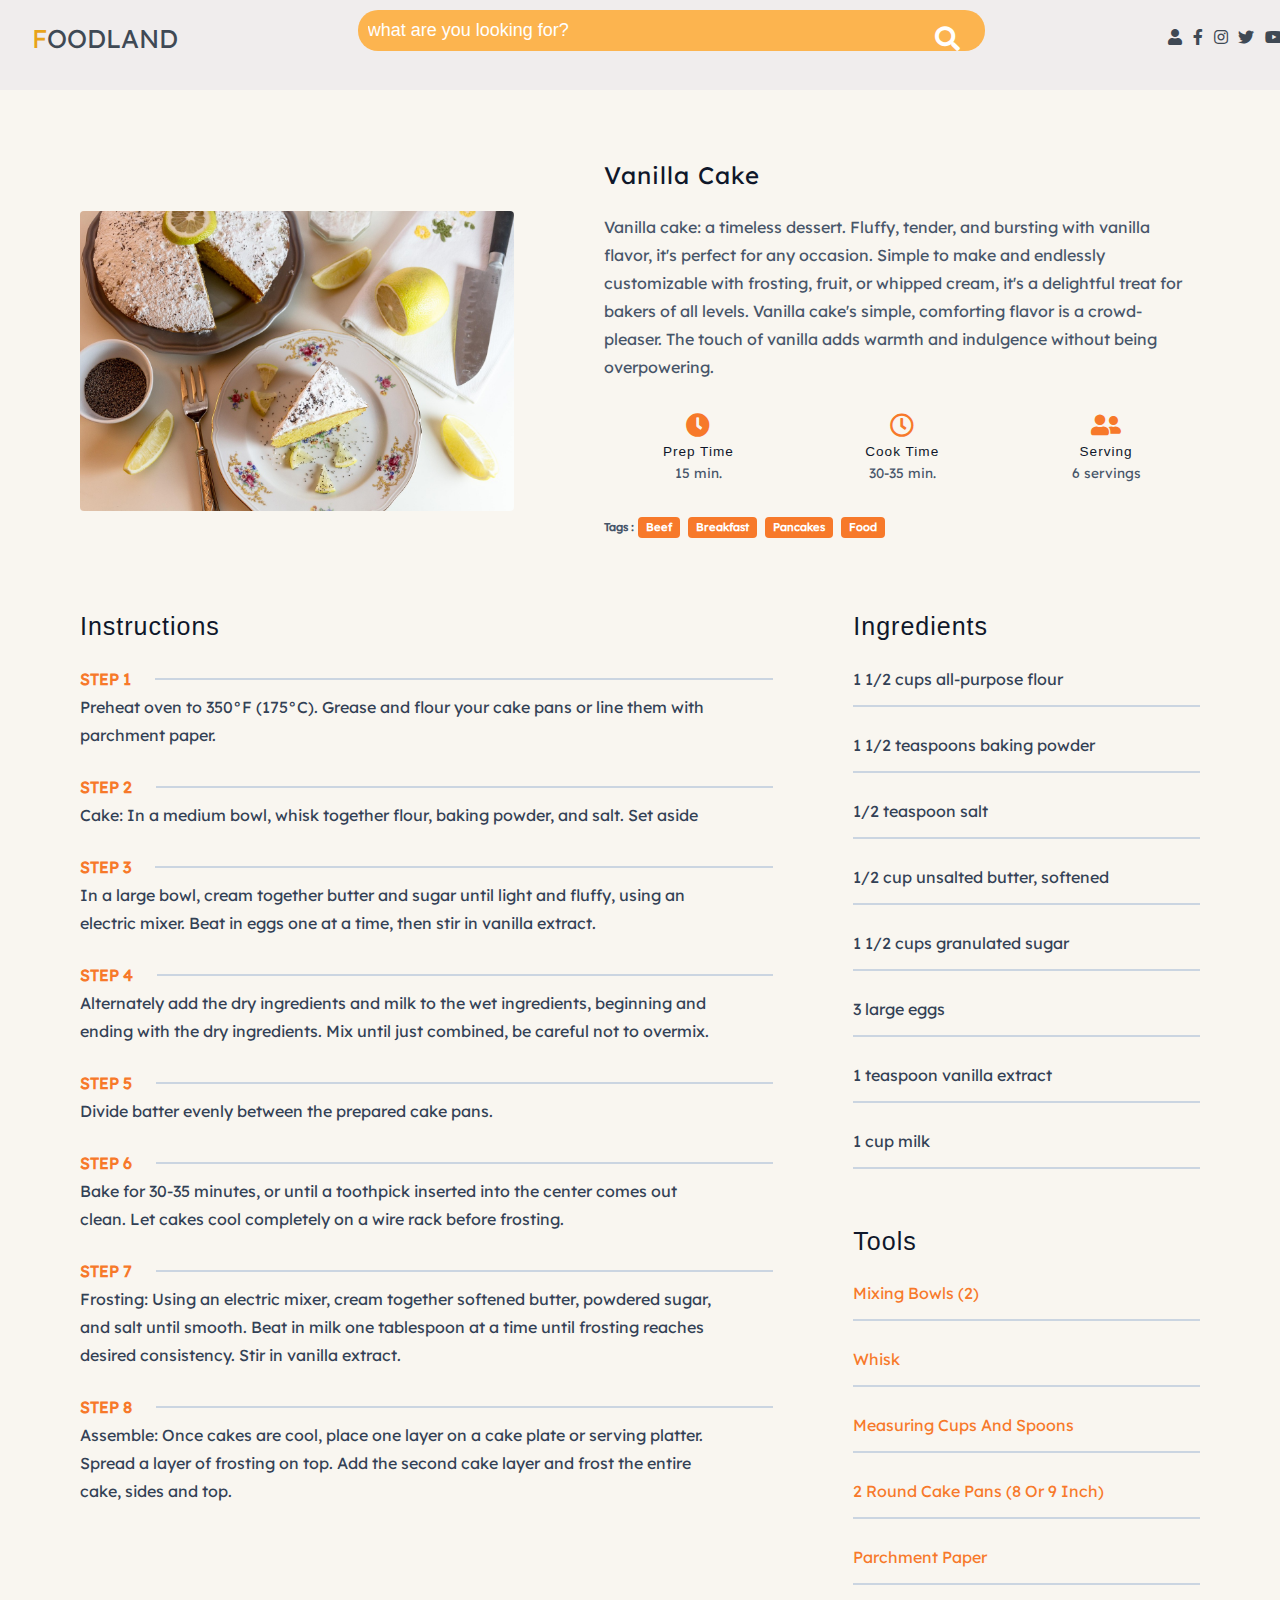
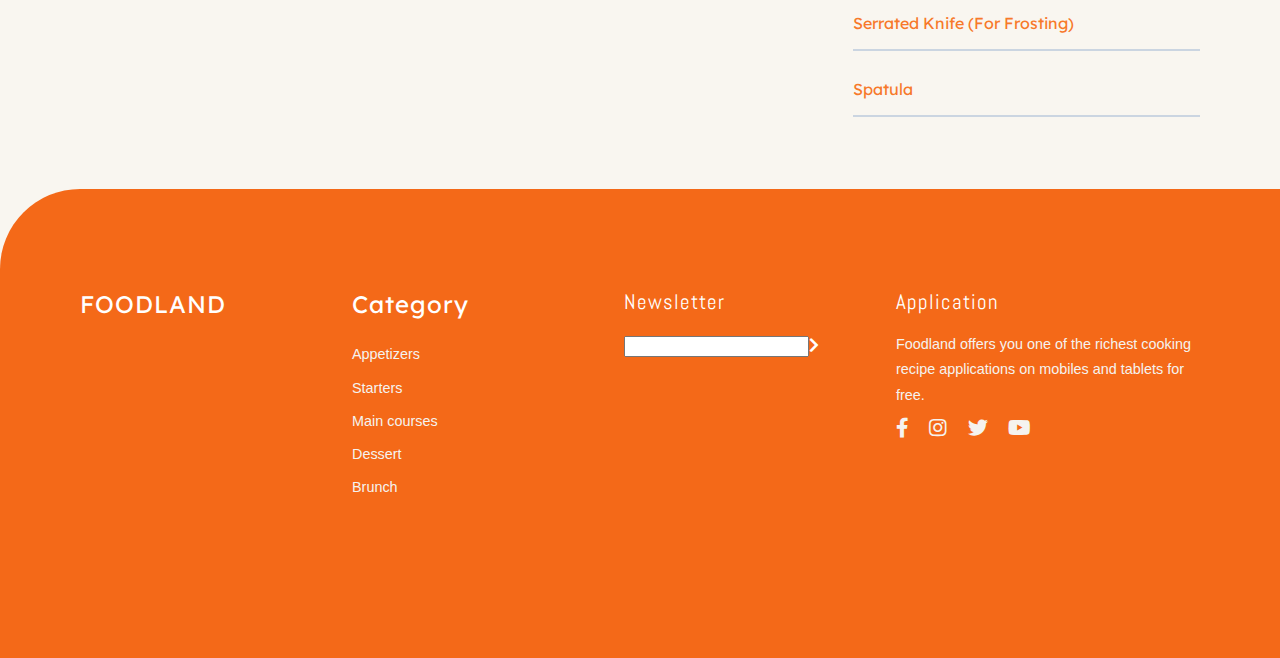
<file: pages/cake.html>
<!DOCTYPE html>
<html lang="en">
  <head>
    <meta charset="UTF-8" />
    <meta http-equiv="X-UA-Compatible" content="IE=edge" />
    <meta name="viewport" content="width=device-width, initial-scale=1.0" />
    <title>Single Recipe || Final</title>
    <!-- favicon -->
    <link rel="shortcut icon" href="./assets/favicon.ico" type="image/x-icon" />
    <!-- normalize -->
    
    <!-- font-awesome -->
    <link
      rel="stylesheet"
      href="https://cdnjs.cloudflare.com/ajax/libs/font-awesome/5.14.0/css/all.min.css"
    />
    <!-- main css -->
    <link rel="stylesheet" href="../css/main.css" />
    
  </head>
  <body>
    <!-- nav  -->
    <nav class="nav">
      <div class="nav-menu flex-row">
          <div class="nav-brand">
              <a href="#" class="text-gray"><span>F</span>OODLAND</a>
          </div>
         
          <div class="toggle-collapse">
              <div class="toggle-icons">
                  <i class="fas fa-bars"></i>
              </div>
          </div>
          
          <div class="search_box">
                  <input type="text" placeholder="what are you looking for?">
                  <i class="fas fa-search"></i>
          </div>
         
      
          
          <div class="social text-gray">
              <a href="login.html"><i class="fas fa-user"></i></a>
              <a href="#"><i class="fab fa-facebook-f"></i></a>
              <a href="#"><i class="fab fa-instagram"></i></a>
              <a href="#"><i class="fab fa-twitter"></i></a>
              <a href="#"><i class="fab fa-youtube"></i></a>
          </div>
      </div>
  </nav>
    <!-- end of nav -->
    <main class="page">
      <div class="recipe-page">
        <section class="recipe-hero">
          <img
            src="../images/cake-3060458_1280.jpg"
            class="img recipe-hero-img"
          />
          <article class="recipe-info">
            <h2>Vanilla Cake</h2>
            <p>
              Vanilla cake: a timeless dessert. Fluffy, tender, and bursting with vanilla flavor,
               it's perfect for any occasion. Simple to make and endlessly customizable with frosting,
               fruit, or whipped cream, it's a delightful treat for bakers of all levels.
               Vanilla cake's simple, comforting flavor is a crowd-pleaser.
                The touch of vanilla adds warmth and indulgence without being overpowering.
            </p>
            <div class="recipe-icons">
              <article>
                <i class="fas fa-clock"></i>
                <h5>prep time</h5>
                <p>15 min.</p>
              </article>
              <article>
                <i class="far fa-clock"></i>
                <h5>cook time</h5>
                <p>30-35 min.</p>
              </article>
              <article>
                <i class="fas fa-user-friends"></i>
                <h5>serving</h5>
                <p>6 servings</p>
              </article>
            </div>
            <p class="recipe-tags">
              Tags : <a href="tag-template.html">beef</a>
              <a href="tag-template.html">breakfast</a>
              <a href="tag-template.html">pancakes</a>
              <a href="tag-template.html">food</a>
            </p>
          </article>
        </section>
        <!-- content -->
        <section class="recipe-content">
          <article>
            <h4>instructions</h4>
            <!-- single instruction -->
            <div class="single-instruction">
              <header>
                <p>step 1</p>
                <div></div>
              </header>
              <p>
                Preheat oven to 350°F (175°C). Grease and flour your cake pans or line them with parchment paper.
              </p>
            </div>
            <!-- end of single instruction -->
            <!-- single instruction -->
            <div class="single-instruction">
              <header>
                <p>step 2</p>
                <div></div>
              </header>
              <p>
                Cake: In a medium bowl, whisk together flour, baking powder, and salt. Set aside
              </p>
            </div>
            <!-- end of single instruction -->
            <!-- single instruction -->
            <div class="single-instruction">
              <header>
                <p>step 3</p>
                <div></div>
              </header>
              <p>
                In a large bowl, cream together butter and sugar until light and fluffy,
                 using an electric mixer. Beat in eggs one at a time, then stir in vanilla extract.
              </p>
            </div>
            <div class="single-instruction">
              <header>
                <p>step 4</p>
                <div></div>
              </header>
              <p>
                Alternately add the dry ingredients and milk to the wet ingredients, beginning and ending with the dry ingredients.
                 Mix until just combined, be careful not to overmix.
              </p>
            </div>
            <div class="single-instruction">
              <header>
                <p>step 5</p>
                <div></div>
              </header>
              <p>
                Divide batter evenly between the prepared cake pans.
              </p>
            </div>
            <div class="single-instruction">
              <header>
                <p>step 6</p>
                <div></div>
              </header>
              <p>
                Bake for 30-35 minutes, or until a toothpick inserted into the center comes out clean.
                 Let cakes cool completely on a wire rack before frosting.
              </p>
            </div>
            <div class="single-instruction">
              <header>
                <p>step 7</p>
                <div></div>
              </header>
              <p>
                Frosting: Using an electric mixer, cream together softened butter, powdered sugar, and salt until smooth.
                 Beat in milk one tablespoon at a time until frosting reaches desired consistency. Stir in vanilla extract.
              </p>
            </div>
            <div class="single-instruction">
              <header>
                <p>step 8</p>
                <div></div>
              </header>
              <p>
                Assemble: Once cakes are cool, place one layer on a cake plate or serving platter. Spread a layer of frosting on top.
                 Add the second cake layer and frost the entire cake, sides and top.
              </p>
            </div>

            <!-- end of single instruction -->
          </article>
          <article class="second-column">
            <div>
              <h4>ingredients</h4>
              <p class="single-ingredient">1 1/2 cups all-purpose flour</p>
              <p class="single-ingredient">1 1/2 teaspoons baking powder</p>
              <p class="single-ingredient"> 1/2 teaspoon salt</p>
              <p class="single-ingredient"> 1/2 cup unsalted butter, softened</p>
              <p class="single-ingredient"> 1 1/2 cups granulated sugar</p>
              <p class="single-ingredient">3 large eggs</p>
              <p class="single-ingredient">1 teaspoon vanilla extract</p>
              <p class="single-ingredient">1 cup milk</p>

            </div>
            <div>

              <h4>tools</h4>
              <p class="single-tool">Mixing bowls (2)</p>
              <p class="single-tool">Whisk</p>
              <p class="single-tool">Measuring cups and spoons</p>
              <p class="single-tool">2 round cake pans (8 or 9 inch)</p>
              <p class="single-tool">Parchment paper</p>
              <p class="single-tool">Serrated knife (for frosting)</p>
              <p class="single-tool">Spatula</p>
              


            </div>
          </article>
        </section>
      </div>
    </main>
    <!-- footer -->
    
    <section class="footer">
      <div class="footer-info">
        <h2>FOODLAND</h2>
        <div class="footer-box">
          <h2 class="newsletter">Category</h2>
          <a href="#">Appetizers</a>
           <a href="#">Starters</a>
             <a href="#">Main courses</a>
             <a href="#">Dessert</a>
             <a href="#">Brunch</a>
          </div>
        <div class="footer-box">
          <div class="newsletter" data-aos="fade-right" data-aos-delay="200">
              <h3>Newsletter</h3>
              
              <div class="form-element">
                  <input type="text" placeholder="Email"><span><i class="fas fa-chevron-right"></i></span>
              </div>
          </div>
        </div>
        <div class="footer-box">
          <h3 class="newsletter">Application</h3>
          
          <a href="#">Foodland offers you one of the richest cooking<br> recipe applications on mobiles and tablets for free.<br></a>
          <div class="footer-icon">
              <a href="#"><i class="fab fa-facebook-f"></i></a>
              <a href="#"><i class="fab fa-instagram"></i></a>
              <a href="#"><i class="fab fa-twitter"></i></a>
              <a href="#"><i class="fab fa-youtube"></i></a>
          </div>
        </div>
      </div>
      <div class="copyright">
       
      </div>
    </section>
  </footer>

  <!-- -------------x------------- Footer --------------------x------------------- -->

  <!-- Jquery Library file -->
  <script src="../js/Jquery3.4.1.min.js"></script>

  <!-- --------- Owl-Carousel js ------------------->
  <script src="../js/owl.carousel.min.js"></script>

  <!-- ------------ AOS js Library  ------------------------- -->
  <script src="../js/aos.js"></script>

  <!-- Custom Javascript file -->
  <script src="../js/main.js"></script>

</body>
</html>
</file>
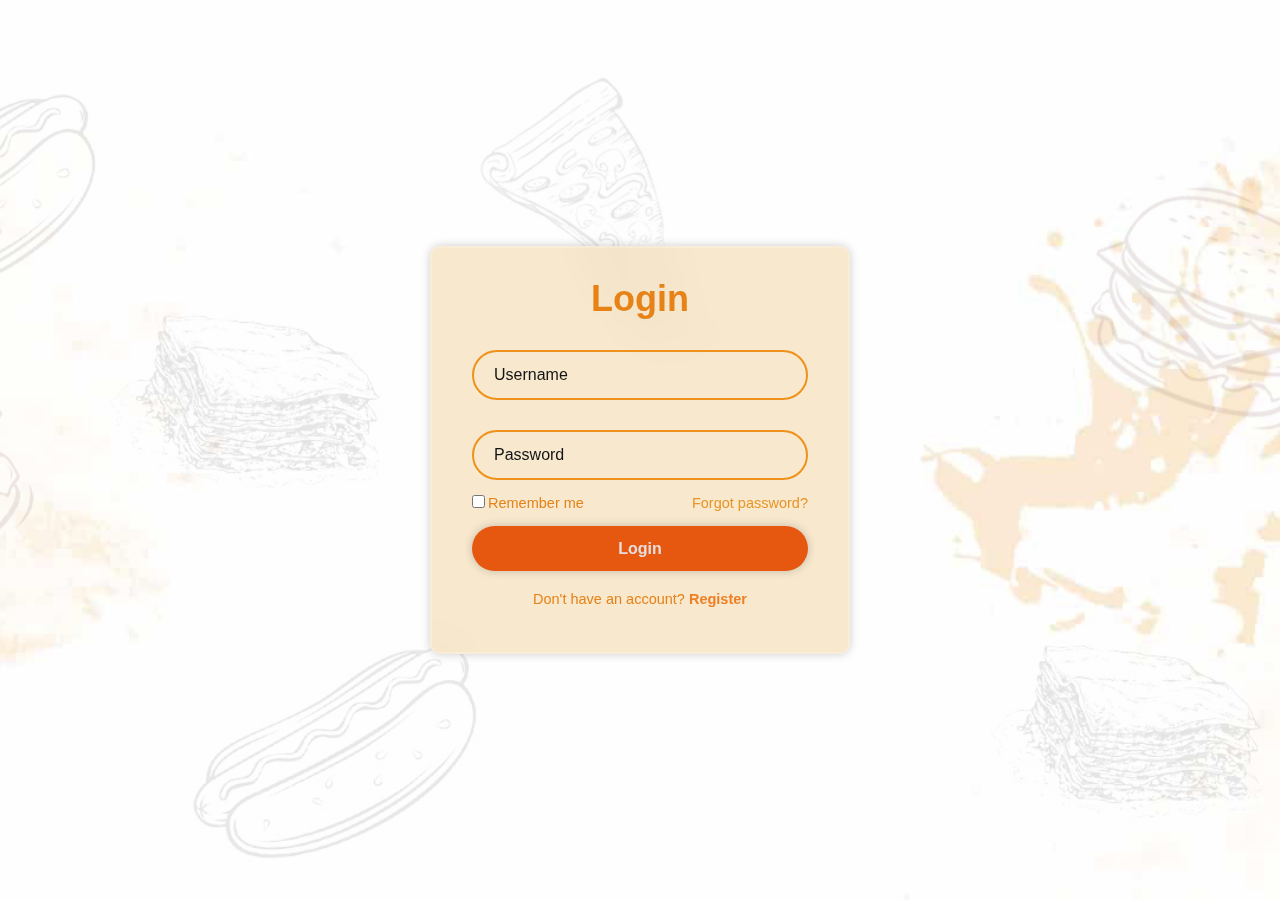
<file: pages/login.html>
<!DOCTYPE html>
<html lang="en">

<head>
    <meta charset="utf-8">
    <meta http-equiv="X-UA-Compatible" content="IE-edge">
    <meta name="viewport" content="width=device-width", initial-scale="1.0">
    
    <title>Login Form</title>
    
    <link rel="stylesheet" href="../css/style2.css">
   
</head>

<body>
    <div class="wrapper">
        <form action="">
            <h1>Login</h1>
            <div class="input-box">
                <input type="text", placeholder="Username" required>
                <i class='bx bxs-user'></i>
                
            </div>
            <div class="input-box">
                <input type="password", placeholder="Password" required>
                <i class='bx bxs-lock-alt' ></i>
                
            </div>

            <div class="remember-forgot">
                <label><input type="checkbox">Remember me</label>
                <a href="#">Forgot password?</a>

            </div>

            <button type="submit" class="btn">Login</button>

            <div class="register-link">
                <p>Don't have an account? <a href="#">Register</a></p>
            </div>
        </form>

    </div>

</body>

</html>
</file>
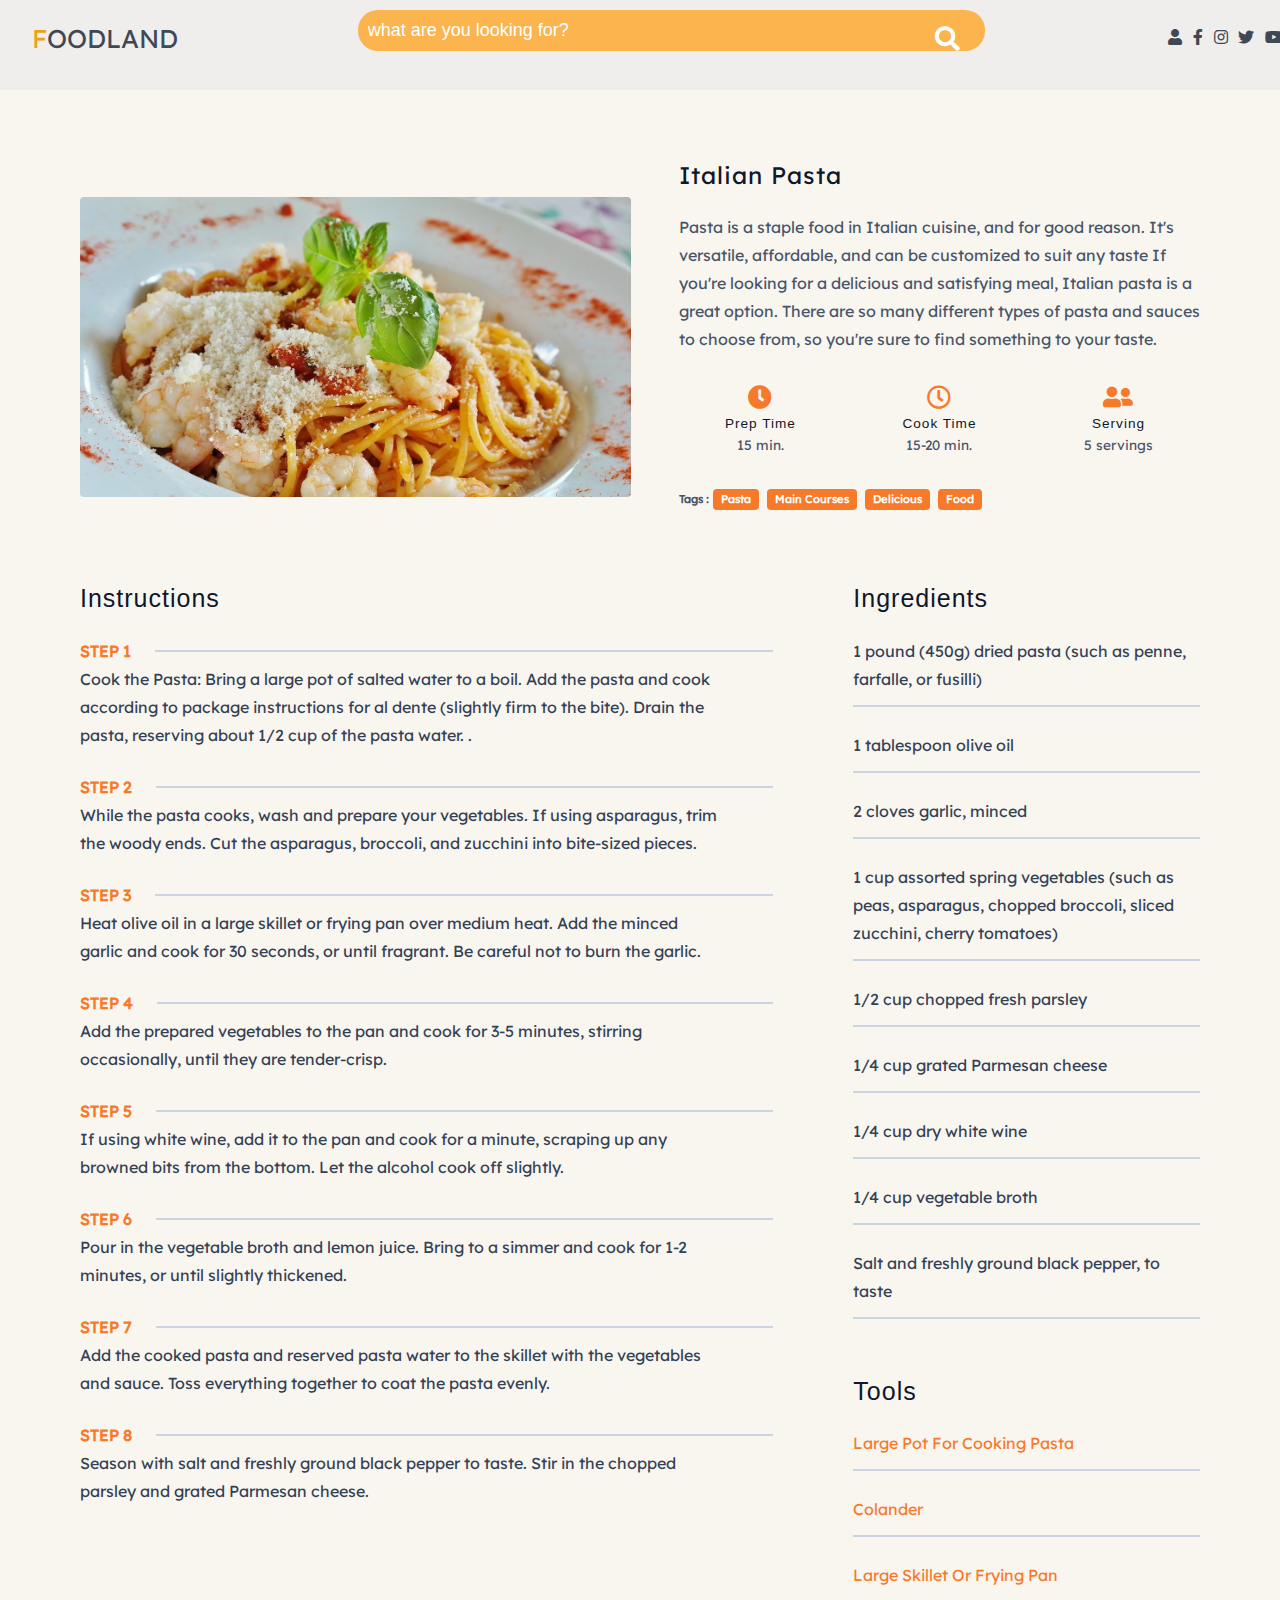
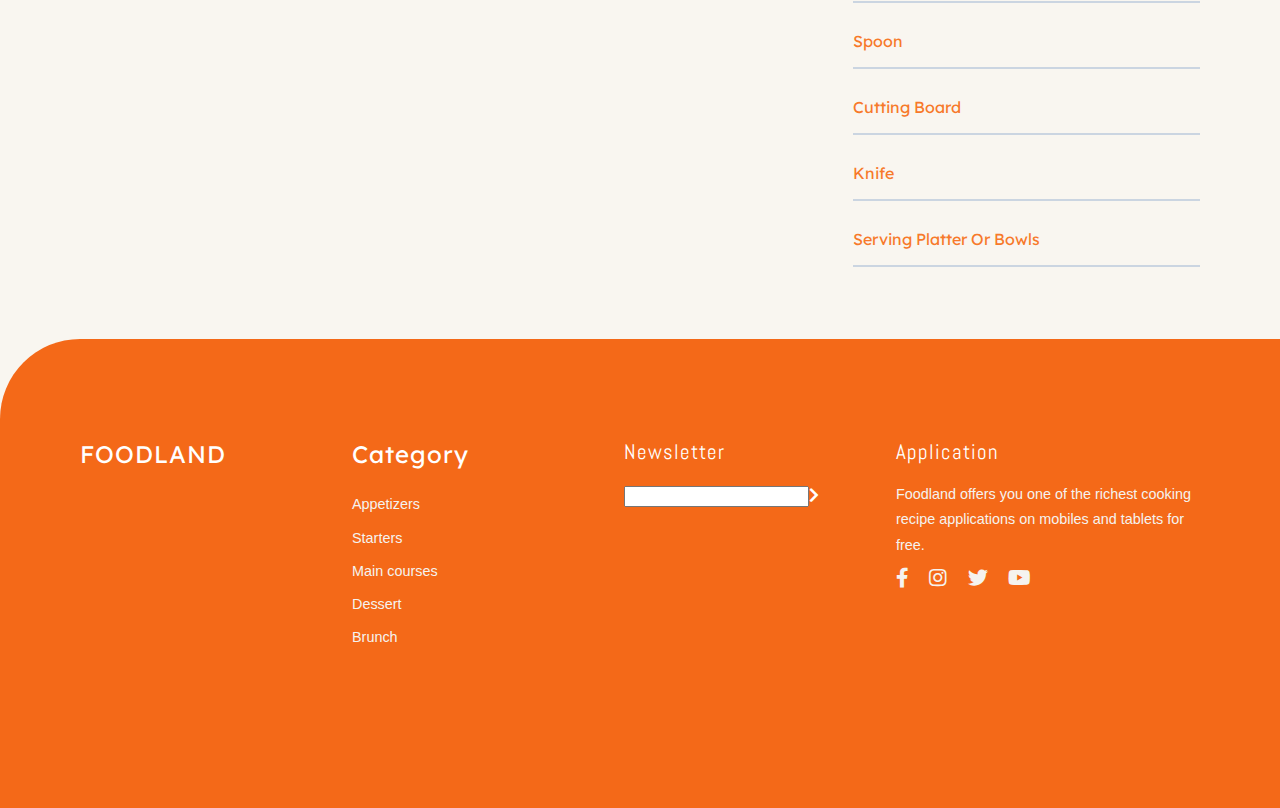
<file: pages/pasta.html>
<!DOCTYPE html>
<html lang="en">
  <head>
    <meta charset="UTF-8" />
    <meta http-equiv="X-UA-Compatible" content="IE=edge" />
    <meta name="viewport" content="width=device-width, initial-scale=1.0" />
    <title>Single Recipe || Final</title>
    <!-- favicon -->
    <link rel="shortcut icon" href="./assets/favicon.ico" type="image/x-icon" />
    <!-- normalize -->
    
    <!-- font-awesome -->
    <link
      rel="stylesheet"
      href="https://cdnjs.cloudflare.com/ajax/libs/font-awesome/5.14.0/css/all.min.css"
    />
    <!-- main css -->
    <link rel="stylesheet" href="../css/main.css" />
    
  </head>
  <body>
    <!-- nav  -->
    <nav class="nav">
      <div class="nav-menu flex-row">
          <div class="nav-brand">
              <a href="#" class="text-gray"><span>F</span>OODLAND</a>
          </div>
         
          <div class="toggle-collapse">
              <div class="toggle-icons">
                  <i class="fas fa-bars"></i>
              </div>
          </div>
          
          <div class="search_box">
                  <input type="text" placeholder="what are you looking for?">
                  <i class="fas fa-search"></i>
          </div>
         
      
          
          <div class="social text-gray">
              <a href="login.html"><i class="fas fa-user"></i></a>
              <a href="#"><i class="fab fa-facebook-f"></i></a>
              <a href="#"><i class="fab fa-instagram"></i></a>
              <a href="#"><i class="fab fa-twitter"></i></a>
              <a href="#"><i class="fab fa-youtube"></i></a>
          </div>
      </div>
  </nav>
    <!-- end of nav -->
    <main class="page">
      <div class="recipe-page">
        <section class="recipe-hero">
          <img
            src="../images/pasta-3547078_1280.jpg"
            class="img recipe-hero-img"
          />
          <article class="recipe-info">
            <h2>Italian Pasta</h2>
            <p>
                Pasta is a staple food in Italian cuisine, and for good reason.
                 It's versatile, affordable, and can be customized to suit any taste
                 If you're looking for a delicious and satisfying meal,
                  Italian pasta is a great option. There are so many different types of pasta and sauces to choose from,
                  so you're sure to find something to your taste.
            </p>
            <div class="recipe-icons">
              <article>
                <i class="fas fa-clock"></i>
                <h5>prep time</h5>
                <p>15 min.</p>
              </article>
              <article>
                <i class="far fa-clock"></i>
                <h5>cook time</h5>
                <p>15-20 min.</p>
              </article>
              <article>
                <i class="fas fa-user-friends"></i>
                <h5>serving</h5>
                <p>5 servings</p>
              </article>
            </div>
            <p class="recipe-tags">
              Tags : <a href="tag-template.html">pasta</a>
              <a href="tag-template.html">main courses</a>
              <a href="tag-template.html">delicious</a>
              <a href="tag-template.html">food</a>
            </p>
          </article>
        </section>
        <!-- content -->
        <section class="recipe-content">
          <article>
            <h4>instructions</h4>
            <!-- single instruction -->
            <div class="single-instruction">
              <header>
                <p>step 1</p>
                <div></div>
              </header>
              <p>
                Cook the Pasta: Bring a large pot of salted water to a boil.
                 Add the pasta and cook according to package instructions for
                  al dente (slightly firm to the bite). Drain the pasta, reserving about 1/2 cup of the pasta water.

.
              </p>
            </div>
            <!-- end of single instruction -->
            <!-- single instruction -->
            <div class="single-instruction">
              <header>
                <p>step 2</p>
                <div></div>
              </header>
              <p>
                While the pasta cooks, wash and prepare your vegetables. If using asparagus, trim the woody ends.
                  Cut the asparagus, broccoli, and zucchini into bite-sized pieces.
              </p>
            </div>
            <!-- end of single instruction -->
            <!-- single instruction -->
            <div class="single-instruction">
              <header>
                <p>step 3</p>
                <div></div>
              </header>
              <p>
                Heat olive oil in a large skillet or frying pan over medium heat.
                 Add the minced garlic and cook for 30 seconds,
                  or until fragrant. Be careful not to burn the garlic.
              </p>
            </div>
            <div class="single-instruction">
              <header>
                <p>step 4</p>
                <div></div>
              </header>
              <p>
                Add the prepared vegetables to the pan and cook for 3-5 minutes,
                 stirring occasionally,  until they are tender-crisp.
              </p>
            </div>
            <div class="single-instruction">
              <header>
                <p>step 5</p>
                <div></div>
              </header>
              <p>
                If using white wine, add it to the pan and cook for a minute,
                 scraping up any browned bits from the bottom. Let the alcohol cook off slightly.
              </p>
            </div>
            <div class="single-instruction">
              <header>
                <p>step 6</p>
                <div></div>
              </header>
              <p>
                Pour in the vegetable broth and lemon juice. Bring to a simmer and cook for 1-2 minutes,
                 or until slightly thickened.
              </p>
            </div>
            <div class="single-instruction">
              <header>
                <p>step 7</p>
                <div></div>
              </header>
              <p>
                Add the cooked pasta and reserved pasta water to the skillet with the vegetables and sauce.
                 Toss everything together to coat the pasta evenly.
              </p>
            </div>
            <div class="single-instruction">
              <header>
                <p>step 8</p>
                <div></div>
              </header>
              <p>
                Season with salt and freshly ground black pepper to taste.
                 Stir in the chopped parsley and grated Parmesan cheese.
              </p>
            </div>

            <!-- end of single instruction -->
          </article>
          <article class="second-column">
            <div>
              <h4>ingredients</h4>
              <p class="single-ingredient">1 pound (450g) dried pasta (such as penne, farfalle, or fusilli)</p>
              <p class="single-ingredient">1 tablespoon olive oil</p>
              <p class="single-ingredient"> 2 cloves garlic, minced</p>
              <p class="single-ingredient"> 1 cup assorted spring vegetables (such as peas, asparagus, chopped broccoli, sliced zucchini, cherry tomatoes)</p>
              <p class="single-ingredient"> 1/2 cup chopped fresh parsley</p>
              <p class="single-ingredient">1/4 cup grated Parmesan cheese</p>
              <p class="single-ingredient">1/4 cup dry white wine</p>
              <p class="single-ingredient">1/4 cup vegetable broth</p>
              <p class="single-ingredient">Salt and freshly ground black pepper, to taste</p>

            </div>
            <div>

              <h4>tools</h4>
              <p class="single-tool">Large pot for cooking pasta</p>
              <p class="single-tool">Colander</p>
              <p class="single-tool">Large skillet or frying pan</p>
              <p class="single-tool">Spoon</p>
              <p class="single-tool">Cutting board</p>
              <p class="single-tool">Knife</p>
              <p class="single-tool">Serving platter or bowls</p>
              


            </div>
          </article>
        </section>
      </div>
    </main>
    <!-- footer -->
    
    <section class="footer">
      <div class="footer-info">
        <h2>FOODLAND</h2>
        <div class="footer-box">
          <h2 class="newsletter">Category</h2>
          <a href="#">Appetizers</a>
           <a href="#">Starters</a>
             <a href="#">Main courses</a>
             <a href="#">Dessert</a>
             <a href="#">Brunch</a>
          </div>
        <div class="footer-box">
          <div class="newsletter" data-aos="fade-right" data-aos-delay="200">
              <h3>Newsletter</h3>
              
              <div class="form-element">
                  <input type="text" placeholder="Email"><span><i class="fas fa-chevron-right"></i></span>
              </div>
          </div>
        </div>
        <div class="footer-box">
          <h3 class="newsletter">Application</h3>
          
          <a href="#">Foodland offers you one of the richest cooking<br> recipe applications on mobiles and tablets for free.<br></a>
          <div class="footer-icon">
              <a href="#"><i class="fab fa-facebook-f"></i></a>
              <a href="#"><i class="fab fa-instagram"></i></a>
              <a href="#"><i class="fab fa-twitter"></i></a>
              <a href="#"><i class="fab fa-youtube"></i></a>
          </div>
        </div>
      </div>
      <div class="copyright">
       
      </div>
    </section>
  </footer>

  <!-- -------------x------------- Footer --------------------x------------------- -->

  <!-- Jquery Library file -->
  <script src="../js/Jquery3.4.1.min.js"></script>

  <!-- --------- Owl-Carousel js ------------------->
  <script src="../js/owl.carousel.min.js"></script>

  <!-- ------------ AOS js Library  ------------------------- -->
  <script src="../js/aos.js"></script>

  <!-- Custom Javascript file -->
  <script src="../js/main.js"></script>

</body>
</html>
</file>
<file: css/main.css>
@import url('../css/fonts.css');
::after,
::before {
  box-sizing: border-box;
}
/* fonts */

@import url('https://fonts.googleapis.com/css2?family=Roboto:wght@400;500;600&family=Montserrat&display=swap');
html {
  font-size: 100%;
} /*16px*/

:root {
  /* colors */
  --primary-100: #e2e0ff;
  --primary-200: #c1beff;
  --primary-300: #f8a44b;
  --primary-400: #faab50;
  --primary-500: #f7792a;
  --primary-600: #faa83e;
  --primary-700: #f39016;
  --primary-800: #ee9929;
  --primary-900: #ed530cfc;

  /* grey */
  --grey-50: #f9f6f0;
  --grey-100: #f1f5f9;
  --grey-200: #e2e8f0;
  --grey-300: #cbd5e1;
  --grey-400: #94a3b8;
  --grey-500: #64748b;
  --grey-600: #475569;
  --grey-700: #334155;
  --grey-800: #1e293b;
  --grey-900: #0f172a;
  /* rest of the colors */
  --black: #222;
  --white: #fff;
  --red-light: #f8d7da;
  --red-dark: #842029;
  --green-light: #d1e7dd;
  --green-dark: #0f5132;

  /* fonts  */
  --headingFont: 'Roboto', sans-serif;
  --bodyFont: 'Nunito', sans-serif;
  --smallText: 0.7em;
  /* rest of the vars */
  --backgroundColor: var(--grey-50);
  --textColor: var(--grey-900);
  --borderRadius: 0.25rem;
  --letterSpacing: 1px;
  --transition: 0.3s ease-in-out all;
  --max-width: 1120px;
  --fixed-width: 600px;

  /* box shadow*/
  --shadow-1: 0 1px 3px 0 rgba(0, 0, 0, 0.1), 0 1px 2px 0 rgba(0, 0, 0, 0.06);
  --shadow-2: 0 4px 6px -1px rgba(0, 0, 0, 0.1),
    0 2px 4px -1px rgba(0, 0, 0, 0.06);
  --shadow-3: 0 10px 15px -3px rgba(0, 0, 0, 0.1),
    0 4px 6px -2px rgba(0, 0, 0, 0.05);
  --shadow-4: 0 20px 25px -5px rgba(0, 0, 0, 0.1),
    0 10px 10px -5px rgba(0, 0, 0, 0.04);
}
body {
  background: var(--backgroundColor);
  font-family: var(--bodyFont);
  font-weight: 400;
  line-height: 1.75;
  color: var(--textColor);
}

p {
  margin-top: 0;
  margin-bottom: 1.5rem;
  max-width: 40em;
}

h1,
h2,
h3,
h4,
h5 {
  margin: 0;
  margin-bottom: 1.38rem;
  font-family: var(--headingFont);
  font-weight: 400;
  line-height: 1.3;
  text-transform: capitalize;
  letter-spacing: var(--letterSpacing);
}

h1 {
  margin-top: 0;
  font-size: 3.052rem;
}

h5 {
  font-size: 2.441rem;
}

h3 {
  font-size: 1.953rem;
}

h4 {
  font-size: 1.563rem;
}

h5 {
  font-size: 1.25rem;
}

small,
.text-small {
  font-size: var(--smallText);
}

a {
  text-decoration: none;
}

html, body{
    margin: 0%;
    box-sizing: border-box;
    overflow-x: hidden;
}
:root{

    /*      Theme colors        */
    --text-gray: #3f4954;
    --text-light : #686666da;
    --bg-color: #0f0f0f;
    --white: #ffffff;
    --midnight: #104f55;

    /* gradient color   */
    --sky: linear-gradient(120deg, #a1c4fd 0%, #c2e9fb 100%);

    /*      theme font-family   */
    --Abel: 'Abel', cursive;
    --Anton: 'Anton', cursive;
    --Josefin : 'Josefin', cursive;
    --Lexend: 'Lexend', cursive;
    --Livvic : 'Livvic', cursive;
}
.nav{
    background: rgb(240, 237, 237);
    padding: 0 2rem;
    height: 0rem;
    min-height: 10vh;
   
    transition: height 1s ease-in-out;
    position: fixed;
    z-index: 10;
    width: 98%;
}
.nav .nav-menu{    
    justify-content: space-between;
}

.nav .toggle-collapse{
    position: absolute;
    top: 0%;
    width: 90%;
    cursor: pointer;
    display: none;
}

.nav .toggle-collapse .toggle-icons{
    display: flex;
    justify-content: flex-end;
    padding: 1.2rem 0;
}

.nav .toggle-collapse .toggle-icons i{
    font-size: 1.4rem;
    color: var(--text-gray);
}

.collapse{
    height: 30rem;
}

.nav .nav-items{
    display: flex;
    margin: 0;
}

.nav .nav-items .nav-link{
    padding: 1.6rem 1rem;
    font-size: 1.1rem;
    position: relative;
    font-family: var(--Abel);
    font-size: 1.1rem;
}

.nav .nav-items .nav-link:hover{
    background-color: var(--midnight);
}

.nav .nav-items .nav-link:hover a{
    color: var(--white);
}

.nav .nav-brand a{
    font-size: 1.6rem;
    padding: 1rem 0;
    display: block;
    font-family: var(--Lexend);
    font-size: 1.6rem;
}

.nav .social{
    padding: 1.5rem 0;
   
}

.nav .social i{
    padding: 0 .2rem;
}

.nav .social i:hover{
    color: #e8a319;
}
.search_box{
    width: 50%;
    position: relative;
    padding-top: 10px;
  }
  
  
  .search_box input[type="text"]{
    width:100%;
    padding: 10px;
    padding-right: 60px;
    box-sizing: border-box;
    background: rgb(252, 180, 79);
    border: 2px ;
    border-radius: 20px;
    font-size: 18px;
    color: #fff;
    outline: none;
  }
  
  .fa-search{
    position: absolute;
    top: 50%;
    transform: translateY(-50%);
    right: 25px;
    color: #fff;
    font-size: 25px;
  }
  
  ::-webkit-input-placeholder {
    /* Chrome/Opera/Safari */
    color: #fff;
  }
  ::-moz-placeholder {
    /* Firefox 19+ */
    color: #fff;
  }
  :-ms-input-placeholder {
    /* IE 10+ */
    color: #fff;
  }
  
  @media screen and (max-width: 425px){
    .search_box{
      width: 95%;
    }
  }
  a{
    text-decoration: none;
    color: var(--text-gray);
}

.flex-row{
    display: flex;
    flex-direction: row;    
    flex-wrap: wrap;
}

ul{
    list-style-type: none;
}

h1{
    font-family: var(--Lexend);
    font-size: 2.5rem;
}

h2{
    font-family: var(--Lexend);
}

h3{
    font-family: var(--Abel);
    font-size: 1.3rem;
}

button.btn{
    border: none;
    border-radius: 2rem;
    padding: 1rem 3rem;
    font-size: 1rem;
    font-family: var(--Livvic);
    cursor: pointer;
}


.container{
    margin: 0 5vw;
}

.text-gray{
    color: var(--text-gray);
}
.text-gray span{
    color: #e8a319;
}

p{
    font-family: var(--Lexend);
    color: var(--text-light);
}

/* ------x------- Global Classes -------x-------*/

/* --------------- navbar ----------------- */

.nav{
    background: rgb(240, 237, 237);
    padding: 0 2rem;
    height: 0rem;
    min-height: 10vh;
   
    transition: height 1s ease-in-out;
    position: fixed;
    z-index: 10;
    width: 98%;
}
.nav .nav-menu{    
    justify-content: space-between;
}

.nav .toggle-collapse{
    position: absolute;
    top: 0%;
    width: 90%;
    cursor: pointer;
    display: none;
}

.nav .toggle-collapse .toggle-icons{
    display: flex;
    justify-content: flex-end;
    padding: 1.2rem 0;
}

.nav .toggle-collapse .toggle-icons i{
    font-size: 1.4rem;
    color: var(--text-gray);
}

.collapse{
    height: 30rem;
}

.nav .nav-items{
    display: flex;
    margin: 0;
}

.nav .nav-items .nav-link{
    padding: 1.6rem 1rem;
    font-size: 1.1rem;
    position: relative;
    font-family: var(--Abel);
    font-size: 1.1rem;
}

.nav .nav-items .nav-link:hover{
    background-color: var(--midnight);
}

.nav .nav-items .nav-link:hover a{
    color: var(--white);
}

.nav .nav-brand a{
    font-size: 1.6rem;
    padding: 1rem 0;
    display: block;
    font-family: var(--Lexend);
    font-size: 1.6rem;
}

.nav .social{
    padding: 1.5rem 0;
   
}

.nav .social i{
    padding: 0 .2rem;
}

.nav .social i:hover{
    color: #e8a319;
}
.search_box{
    width: 50%;
    position: relative;
    padding-top: 10px;
  }
  
  
  .search_box input[type="text"]{
    width:100%;
    padding: 10px;
    padding-right: 60px;
    box-sizing: border-box;
    background: rgb(252, 180, 79);
    border: 2px ;
    border-radius: 20px;
    font-size: 18px;
    color: #fff;
    outline: none;
  }
  
  .page {
    width: 90vw;
    max-width: var(--max-width);
    margin: 0 auto;
  }
  .page {
    padding-top: 10rem;
    min-height: calc(100vh - (6rem + 4rem));
  }
  /*
  =============== 
  Footer
  ===============
  */
  
  .page-footer {
    text-align: center;
    height: 4rem;
    display: flex;
    align-items: center;
    justify-content: center;
    background: var(--black);
    color: var(--white);
    
  }
  .page-footer h5 {
    margin-top: 0;
    margin-bottom: 0;
  }
  .page-footer p {
    margin-bottom: 0;
  }
  .page-footer .footer-logo,
  .page-footer a {
    color: var(--primary-500);
  }
  /*
  =============== 
  Hero
  ===============
  */
  
  
  
  /*
  =============== 
  Recipes 
  ===============
  */
  
  .recipes-container {
    display: grid;
    gap: 2rem 1rem;
  }
  
  .recipes-list {
    display: grid;
    gap: 2rem 1rem;
    padding-bottom: 3rem;
  }
  .tags-container {
    order: 1;
    display: flex;
    flex-direction: column;
    padding-bottom: 3rem;
    /* background: blue; */
  }
  .tags-container h4 {
    margin-bottom: 0.5rem;
    font-weight: 500;
  }
  .tags-list {
    display: grid;
    grid-template-columns: 1fr 1fr 1fr;
  }
  .tags-list a {
    text-transform: capitalize;
    display: block;
    color: var(--grey-500);
    transition: var(--transition);
  }
  .tags-list a:hover {
    color: var(--primary-500);
  }
  .recipe {
    display: block;
  }
  .recipe-img {
    height: 15rem;
    border-radius: var(--borderRadius);
    margin-bottom: 1rem;
  }
  .recipe h5 {
    margin-bottom: 0;
    margin-top: 0.25rem;
    line-height: 1;
    color: var(--grey-700);
  }
  .recipe p {
    margin-bottom: 0;
    line-height: 1;
    color: var(--grey-500);
    margin-top: 0.5rem;
    letter-spacing: var(--letterSpacing);
  }
  @media screen and (min-width: 576px) {
    .recipes-list {
      grid-template-columns: 1fr 1fr;
    }
    .recipe-img {
      height: 10rem;
    }
  }
  
  @media screen and (min-width: 992px) {
    .recipes-container {
      grid-template-columns: 200px 1fr;
      gap: 1rem;
    }
    .recipes-list {
      grid-template-columns: 1fr 1fr;
    }
  
    .recipe p {
      font-size: 0.85rem;
    }
    .tags-container {
      order: 0;
      /* background: blue; */
    }
    .tags-list {
      display: grid;
      grid-template-columns: 1fr;
    }
  }
  
  @media screen and (min-width: 1200px) {
    .recipe h5 {
      font-size: 1.15rem;
    }
    .recipes-list {
      grid-template-columns: 1fr 1fr 1fr;
    }
  }
  /*
  =============== 
  Error
  ===============
  */
  
  
  
  /*
  =============== 
  Contact Page
  ===============
  */
  
  /*
  =============== 
  Tags Page
  ===============
  */
  
  .tags-wrapper {
    display: grid;
    gap: 2rem;
    padding-bottom: 3rem;
  }
  .tag {
    background: var(--grey-500);
    border-radius: var(--borderRadius);
    text-align: center;
    color: var(--white);
    transition: var(--transition);
    padding: 0.75rem 0;
  }
  .tag:hover {
    background: var(--primary-500);
  }
  .tag h5,
  .tag p {
    margin-bottom: 0;
  }
  .tag h5 {
    font-weight: 600;
  }
  @media screen and (min-width: 576px) {
    .tags-wrapper {
      grid-template-columns: 1fr 1fr;
    }
  }
  @media screen and (min-width: 992px) {
    .tags-wrapper {
      grid-template-columns: 1fr 1fr 1fr;
    }
  }
  
  /*
  =============== 
  Recipe Template
  ===============
  */
  
  .recipe-hero {
    display: grid;
    gap: 3rem;
  }
  
  .recipe-hero-img {
    height: 300px;
    border-radius: var(--borderRadius);
  }
  .recipe-info p {
    color: var(--grey-600);
  }
  .recipe-icons {
    display: grid;
    grid-template-columns: repeat(3, 1fr);
    gap: 1rem;
    margin: 2rem 0;
    text-align: center;
  }
  .recipe-icons i {
    font-size: 1.5rem;
    color: var(--primary-500);
  }
  .recipe-icons h5,
  .recipe-icons p {
    margin-bottom: 0;
    font-size: 0.85em;
  }
  
  .recipe-icons p {
    color: var(--grey-600);
  }
  .recipe-tags {
    display: flex;
    align-items: center;
    flex-wrap: wrap;
    font-size: 0.7em;
    font-weight: 600;
  }
  .recipe-tags a {
    background: var(--primary-500);
    border-radius: var(--borderRadius);
    color: var(--white);
    padding: 0.05rem 0.5rem;
    margin: 0 0.25rem;
    text-transform: capitalize;
  }
  @media screen and (min-width: 992px) {
    .recipe-hero {
      grid-template-columns: 4fr 5fr;
      align-items: center;
    }
  }
  .recipe-content {
    padding: 3rem 0;
    display: grid;
    gap: 2rem 5rem;
  }
  @media screen and (min-width: 992px) {
    .recipe-content {
      grid-template-columns: 2fr 1fr;
    }
  }
  .single-instruction header {
    display: grid;
    grid-template-columns: auto 1fr;
    gap: 1.5rem;
    align-items: center;
  }
  .single-instruction header p {
    text-transform: uppercase;
    font-weight: 600;
    color: var(--primary-500);
    margin-bottom: 0;
  }
  .single-instruction > p {
    color: var(--grey-700);
  }
  
  .single-instruction header div {
    height: 2px;
    background: var(--grey-300);
  }
  
  .second-column {
    display: grid;
    row-gap: 2rem;
  }
  
  .single-ingredient {
    border-bottom: 2px solid var(--grey-300);
    padding-bottom: 0.75rem;
    color: var(--grey-700);
  }
  .single-tool {
    border-bottom: 2px solid var(--grey-300);
    padding-bottom: 0.75rem;
    color: var(--primary-500);
    text-transform: capitalize;
  }
  ::-webkit-scrollbar{
    width: 13px;
}

::-webkit-scrollbar-track{
    border-radius: 15px;
    box-shadow: inset 0 0 5px rgba(0,0,0,0.5);
}

::-webkit-scrollbar-thumb{
    background: #fac031;
    border-radius: 15px;
}
.footer {
    background: rgb(244, 105, 24);
    color: #ffffff;
    padding: 50px 80px;
    padding-top: 100px;
  
    border-radius: 5rem 0 0;
  }
  .footer h1 {
    font-weight: 100;
  }
  .footer-info {
    display: grid;
    grid-template-columns: repeat(auto-fit, minmax(240px, auto));
    gap: 2rem;
  }
  .footer-box {
    display: flex;
    flex-direction: column;
  }
  .footer-box a {
    color: #f5f3ef;
    margin-bottom: 0.5rem;
    font-weight: 400;
    font-size: 0.9rem;
  }
  .footer-box a:hover {
    color: #fff;
  }
  .footer-box h3 {
    font-weight: 400;
    margin-bottom: 1rem;
  }
  .footer .copyright {
    text-align: center;
    margin-top: 100px;
    
  }
  .footer .copyright p {
   color: #0f0f0f;
    
  }
  .footer-icon i {
    font-size: 20px;
    margin-right: 1rem;
  }
  .footer-icon i:hover {
    color: #fff;
  }
  .newsletter p{
    color: #0f0f0f;
  }
</file>
<file: css/style2.css>
* {
    margin: 0px;
    padding: 0px;
    box-sizing:border-box;
    font-family: "Poppins", sans-serif;
}

body {
    display: flex;
    justify-content: center;
    align-items: center;
    height: 100vh; /*not min height but height*/
    background: url(../images/bg1.jpg);
    background-size: cover;
    background-position: center;
}

.wrapper {
    width: 420px;
    background: rgba(222, 145, 13, 0.2);
    border: 2px solid rgba(255, 255, 255, .2);
    backdrop-filter: blur(20px);
    box-shadow: 0 0 10px rgba(0, 0, 0, .2);
    color: rgb(231, 130, 22);
    border-radius: 10px;
    padding: 30px 40px; 
}

.wrapper h1 {
    font-size: 36px;
    text-align: center;
}

.wrapper .input-box {
    position: relative;
    width: 100%;
    height: 50px;
    margin: 30px 0;
}

.input-box input {
    width: 100%;
    height: 100%;
    background: transparent;
    border-color:#ed8421 ;
    outline: none;
    border: 2px solid;
    border-radius: 40px;
    font-size: 16px;
    color: #ee9219;
    padding: 20px 40px 20px 20px ;
}

.input-box input::placeholder {
    color: #141414;
}

.input-box i {
    position: absolute;
    right: 20px;
    top: 50%;
    transform: translateY(-50%);
    font-size: 20px;
}

.wrapper .remember-forgot {
    display: flex;
    justify-content: space-between;
    font-size: 14.5px;
    margin: -15px 0px 15px;

}

.remember-forgot label input {
    accent-color: #e87b15;
    margin-right: 3px;
}

.remember-forgot a {
    color: #e79524;
    text-decoration: none;
}

.remember-forgot a:hover {
    text-decoration: underline;
    
}

.wrapper .btn {
    width: 100%;
    height: 45px;
    background: #e65710;
    border: none;
    outline: none;
    border-radius: 40px;
    box-shadow: 0 0 10px rgba(0, 0, 0, .2);
    cursor: pointer;
    font-size: 16px;
    color: #e8dede;
    font-weight: 600;
    
    
}

.wrapper .register-link {
    font-size: 14.5px;
    text-align: center;
    margin: 20px 0 15px;
}

.register-link p a{
    color: #ef7f24;
    text-decoration: none;
    font-weight: 600;
    
}

.register-link p a:hover {
    text-decoration: underline;
}
</file>
